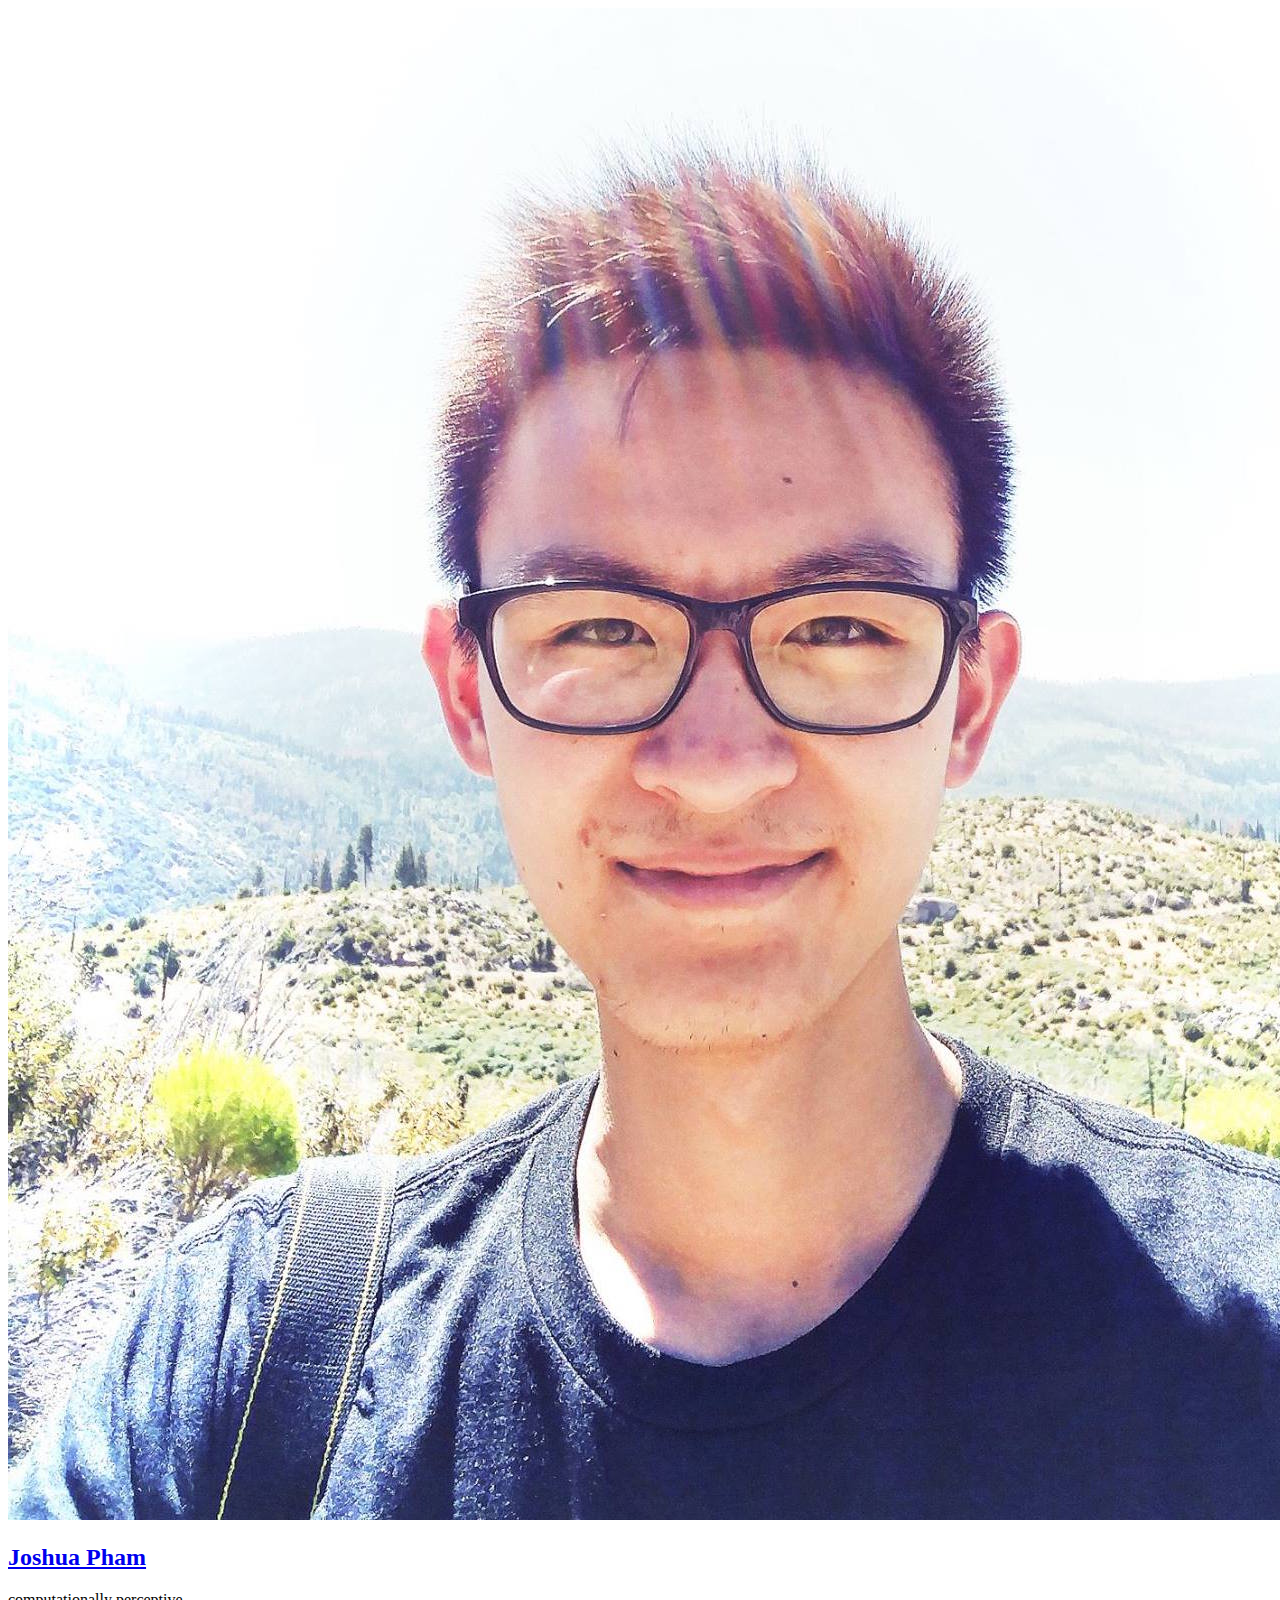
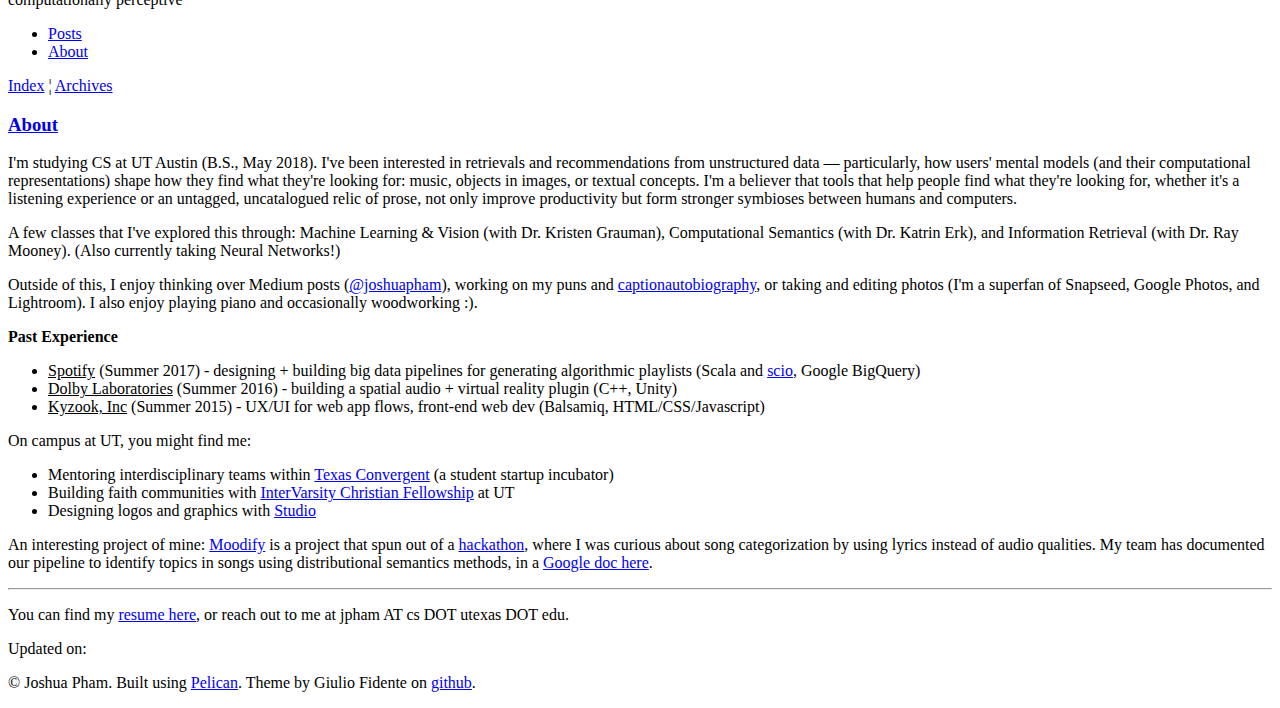
<file: index.html>
<!DOCTYPE html>
<html lang="en">

<head>
  <!-- ## for client-side less
  <link rel="stylesheet/less" type="text/css" href="https:/smerdy.github.io/theme/css/style.less">
  <script src="http://cdnjs.cloudflare.com/ajax/libs/less.js/1.7.3/less.min.js" type="text/javascript"></script>
  -->
  <link rel="stylesheet" type="text/css" href="https:/smerdy.github.io/theme/css/style.css">
  <link rel="stylesheet" type="text/css" href="https:/smerdy.github.io/theme/css/pygments.css">
  <link rel="stylesheet" type="text/css" href="//fonts.googleapis.com/css?family=PT+Sans|PT+Serif|PT+Mono">

  <meta charset="utf-8" />
  <meta name="viewport" content="width=device-width, initial-scale=1.0">
  <meta name="author" content="Joshua Pham">
  <meta name="description" content="Posts and writings by Joshua Pham">



  <title>
    Joshua Pham's blog
&ndash; About  </title>

  <script type="text/javascript">
  (function(i,s,o,g,r,a,m){i['GoogleAnalyticsObject']=r;i[r]=i[r]||function(){
  (i[r].q=i[r].q||[]).push(arguments)},i[r].l=1*new Date();a=s.createElement(o),
  m=s.getElementsByTagName(o)[0];a.async=1;a.src=g;m.parentNode.insertBefore(a,m)
  })(window,document,'script','https://www.google-analytics.com/analytics.js','ga');
  ga('create', 'UA-84680645-1', 'auto');
  ga('send', 'pageview');

</script>
</head>

<body>
  <aside>
    <div id="user_meta">
      <a href="https:/smerdy.github.io">
        <img src="resources/default.jpg" alt="logo">
      </a>
      <h2><a href="https:/smerdy.github.io">Joshua Pham</a></h2>
      <p>computationally perceptive</p>
      <ul>
        <li><a href="https:/smerdy.github.io/archives.html">Posts</a></li>
        <li><a href="https:/smerdy.github.io/">About</a></li>
      </ul>
    </div>
  </aside>

  <main>
    <header>
      <p>
      <a href="https:/smerdy.github.io">Index</a> &brvbar; <a href="https:/smerdy.github.io/archives.html">Archives</a>
      </p>
    </header>

<article>
  <div class="article_title">
    <h3><a href="https:/smerdy.github.io/">About</a></h3>
  </div>
  <div class="article_text">
    <p>I'm studying CS at UT Austin (B.S., May 2018). I've been interested in retrievals and recommendations from unstructured data — particularly, how users' mental models (and their computational representations) shape how they find what they're looking for: music, objects in images, or textual concepts. I'm a believer that tools that help people find what they're looking for, whether it's a listening experience or an untagged, uncatalogued relic of prose, not only improve productivity but form stronger symbioses between humans and computers.</p>
<p>A few classes that I've explored this through: Machine Learning &amp; Vision (with Dr. Kristen Grauman), Computational Semantics (with Dr. Katrin Erk), and Information Retrieval (with Dr. Ray Mooney). (Also currently taking Neural Networks!)</p>
<p>Outside of this, I enjoy thinking over Medium posts (<a href="medium.com/@joshuapham">@joshuapham</a>), working on my puns and <a href="https://www.instagram.com/opacitymahp/">captionautobiography</a>, or taking and editing photos (I'm a superfan of Snapseed, Google Photos, and Lightroom). I also enjoy playing piano and occasionally woodworking :).</p>
<p><strong>Past Experience</strong></p>
<ul>
<li><u>Spotify</u> (Summer 2017) - designing + building big data pipelines for generating algorithmic playlists (Scala and <a href="https://github.com/spotify/scio">scio</a>, Google BigQuery)</li>
<li><u>Dolby Laboratories</u> (Summer 2016) - building a spatial audio + virtual reality plugin (C++, Unity)</li>
<li><u>Kyzook, Inc</u> (Summer 2015) - UX/UI for web app flows, front-end web dev (Balsamiq, HTML/CSS/Javascript)</li>
</ul>
<p>On campus at UT, you might find me:</p>
<ul>
<li>Mentoring interdisciplinary teams within <a href="http://txconvergent.org">Texas Convergent</a> (a student startup incubator)</li>
<li>Building faith communities with <a href="https://intervarsity.org">InterVarsity Christian Fellowship</a> at UT</li>
<li>Designing logos and graphics with <a href="https://www.atxstudio.org">Studio</a></li>
</ul>
<p>An interesting project of mine: <a href="https://github.com/theCreedo/IndigitousMusicFinder">Moodify</a> is a project that spun out of a <a href="https://indigitous.org/#hack">hackathon</a>, where I was curious about song categorization by using lyrics instead of audio qualities. My team has documented our pipeline to identify topics in songs using distributional semantics methods, in a <a href="https://docs.google.com/document/d/1SsHBxV5uW9Nua9YWK0FhQR99E4dm15evlvtCADXgV5E/edit?usp=sharing">Google doc here</a>.</p>
<hr>
<p>You can find my <a href="https://www.dropbox.com/s/0534xodfpgqdt1s/Joshua%20Pham%20SWE%202017%20Resume.pdf?dl=0">resume here</a>, or reach out to me at jpham AT cs DOT utexas DOT edu.</p>
  </div>
  <div class="article_meta">
    <p>Updated on: </p>
  </div>
</article>


    <div id="ending_message">
      <p>&copy; Joshua Pham. Built using <a href="http://getpelican.com" target="_blank">Pelican</a>. Theme by Giulio Fidente on <a href="https://github.com/gfidente/pelican-svbhack" target="_blank">github</a>. </p>
    </div>
  </main>
</body>
</html>
</file>
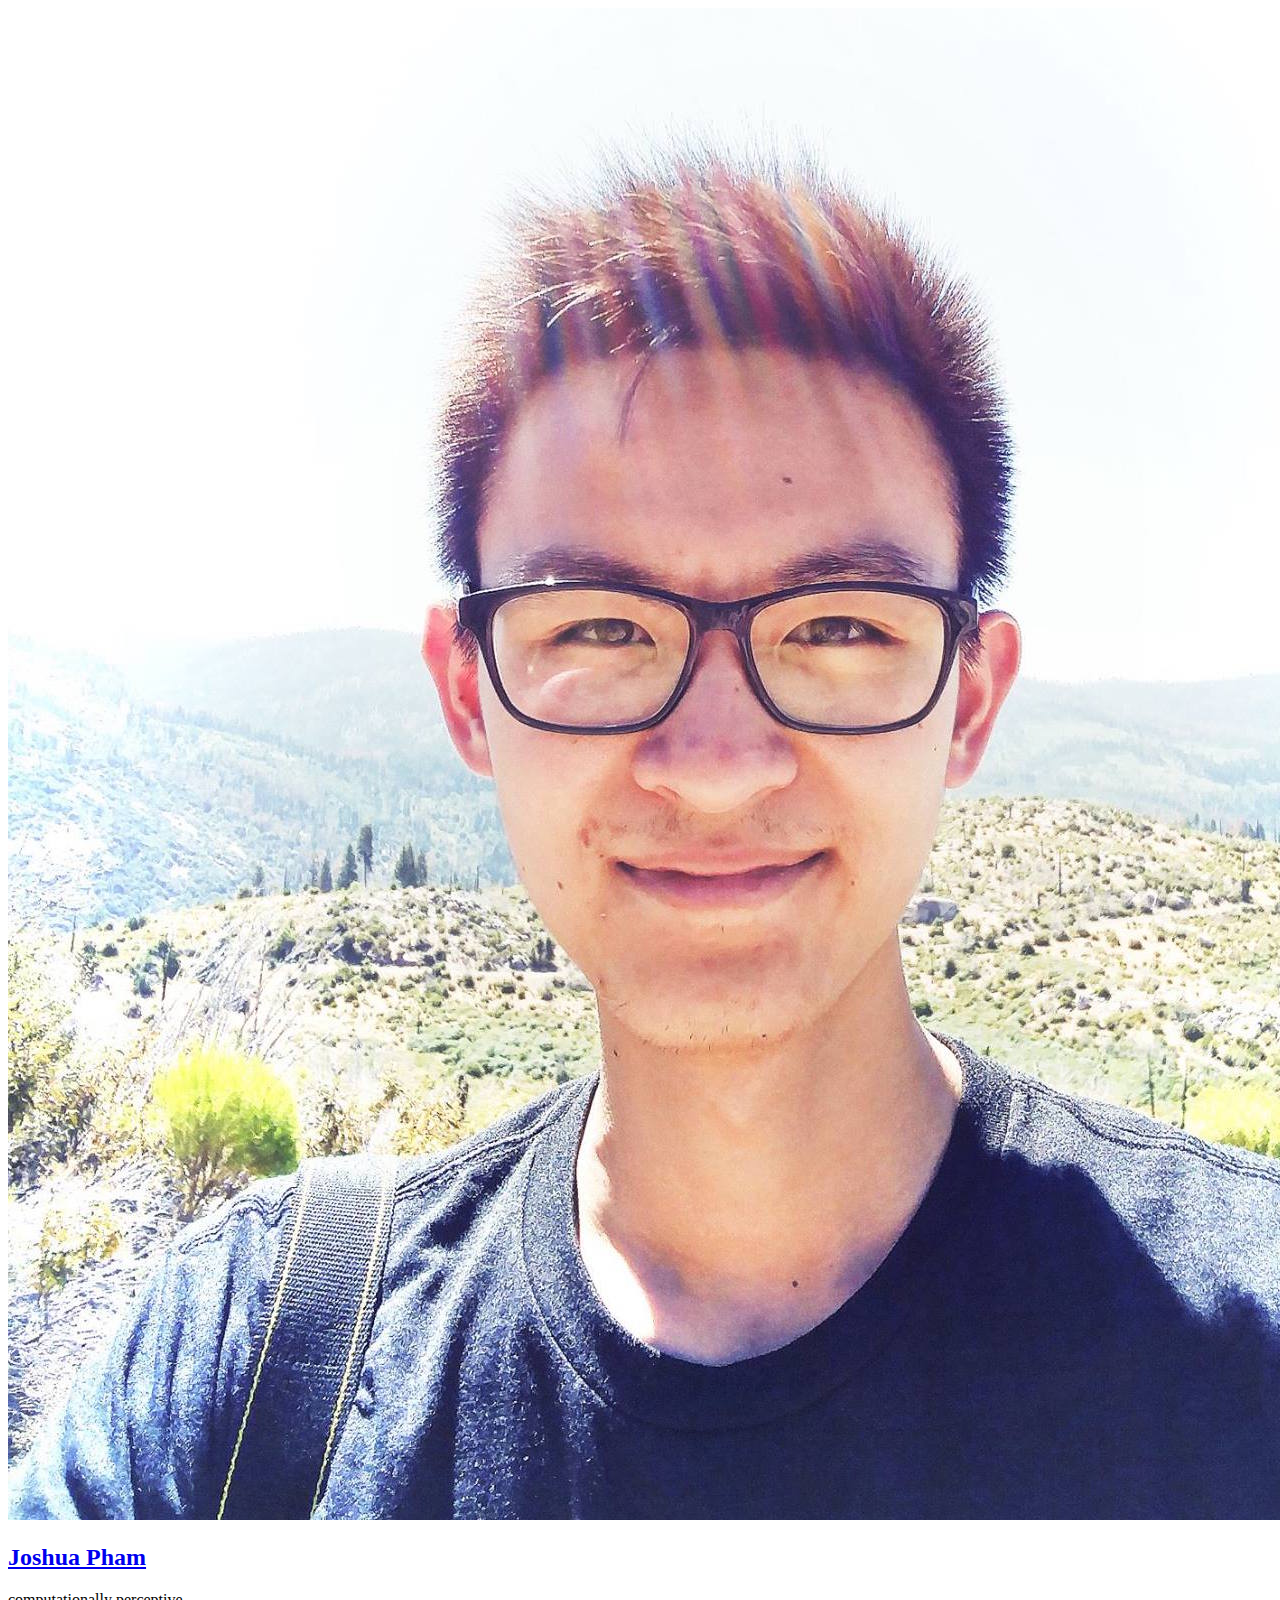
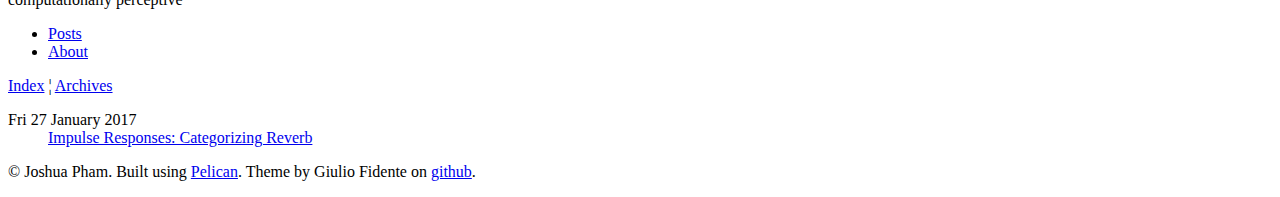
<file: archives.html>
<!DOCTYPE html>
<html lang="en">

<head>
  <!-- ## for client-side less
  <link rel="stylesheet/less" type="text/css" href="https:/smerdy.github.io/theme/css/style.less">
  <script src="http://cdnjs.cloudflare.com/ajax/libs/less.js/1.7.3/less.min.js" type="text/javascript"></script>
  -->
  <link rel="stylesheet" type="text/css" href="https:/smerdy.github.io/theme/css/style.css">
  <link rel="stylesheet" type="text/css" href="https:/smerdy.github.io/theme/css/pygments.css">
  <link rel="stylesheet" type="text/css" href="//fonts.googleapis.com/css?family=PT+Sans|PT+Serif|PT+Mono">

  <meta charset="utf-8" />
  <meta name="viewport" content="width=device-width, initial-scale=1.0">
  <meta name="author" content="Joshua Pham">
  <meta name="description" content="Posts and writings by Joshua Pham">



  <title>
    Joshua Pham's blog
&ndash; Archives  </title>

  <script type="text/javascript">
  (function(i,s,o,g,r,a,m){i['GoogleAnalyticsObject']=r;i[r]=i[r]||function(){
  (i[r].q=i[r].q||[]).push(arguments)},i[r].l=1*new Date();a=s.createElement(o),
  m=s.getElementsByTagName(o)[0];a.async=1;a.src=g;m.parentNode.insertBefore(a,m)
  })(window,document,'script','https://www.google-analytics.com/analytics.js','ga');
  ga('create', 'UA-84680645-1', 'auto');
  ga('send', 'pageview');

</script>
</head>

<body>
  <aside>
    <div id="user_meta">
      <a href="https:/smerdy.github.io">
        <img src="resources/default.jpg" alt="logo">
      </a>
      <h2><a href="https:/smerdy.github.io">Joshua Pham</a></h2>
      <p>computationally perceptive</p>
      <ul>
        <li><a href="https:/smerdy.github.io/archives.html">Posts</a></li>
        <li><a href="https:/smerdy.github.io/">About</a></li>
      </ul>
    </div>
  </aside>

  <main>
    <header>
      <p>
      <a href="https:/smerdy.github.io">Index</a> &brvbar; <a href="https:/smerdy.github.io/archives.html">Archives</a>
      </p>
    </header>

<article>
  <div class="article_text">
    <dl>
      <dt>Fri 27 January 2017</dt>
      <dd><a href="https:/smerdy.github.io/impulse-responses-categorizing-reverb.html">Impulse Responses: Categorizing Reverb</a></dd>
    </dl>
  </div>
</article>


    <div id="ending_message">
      <p>&copy; Joshua Pham. Built using <a href="http://getpelican.com" target="_blank">Pelican</a>. Theme by Giulio Fidente on <a href="https://github.com/gfidente/pelican-svbhack" target="_blank">github</a>. </p>
    </div>
  </main>
</body>
</html>
</file>
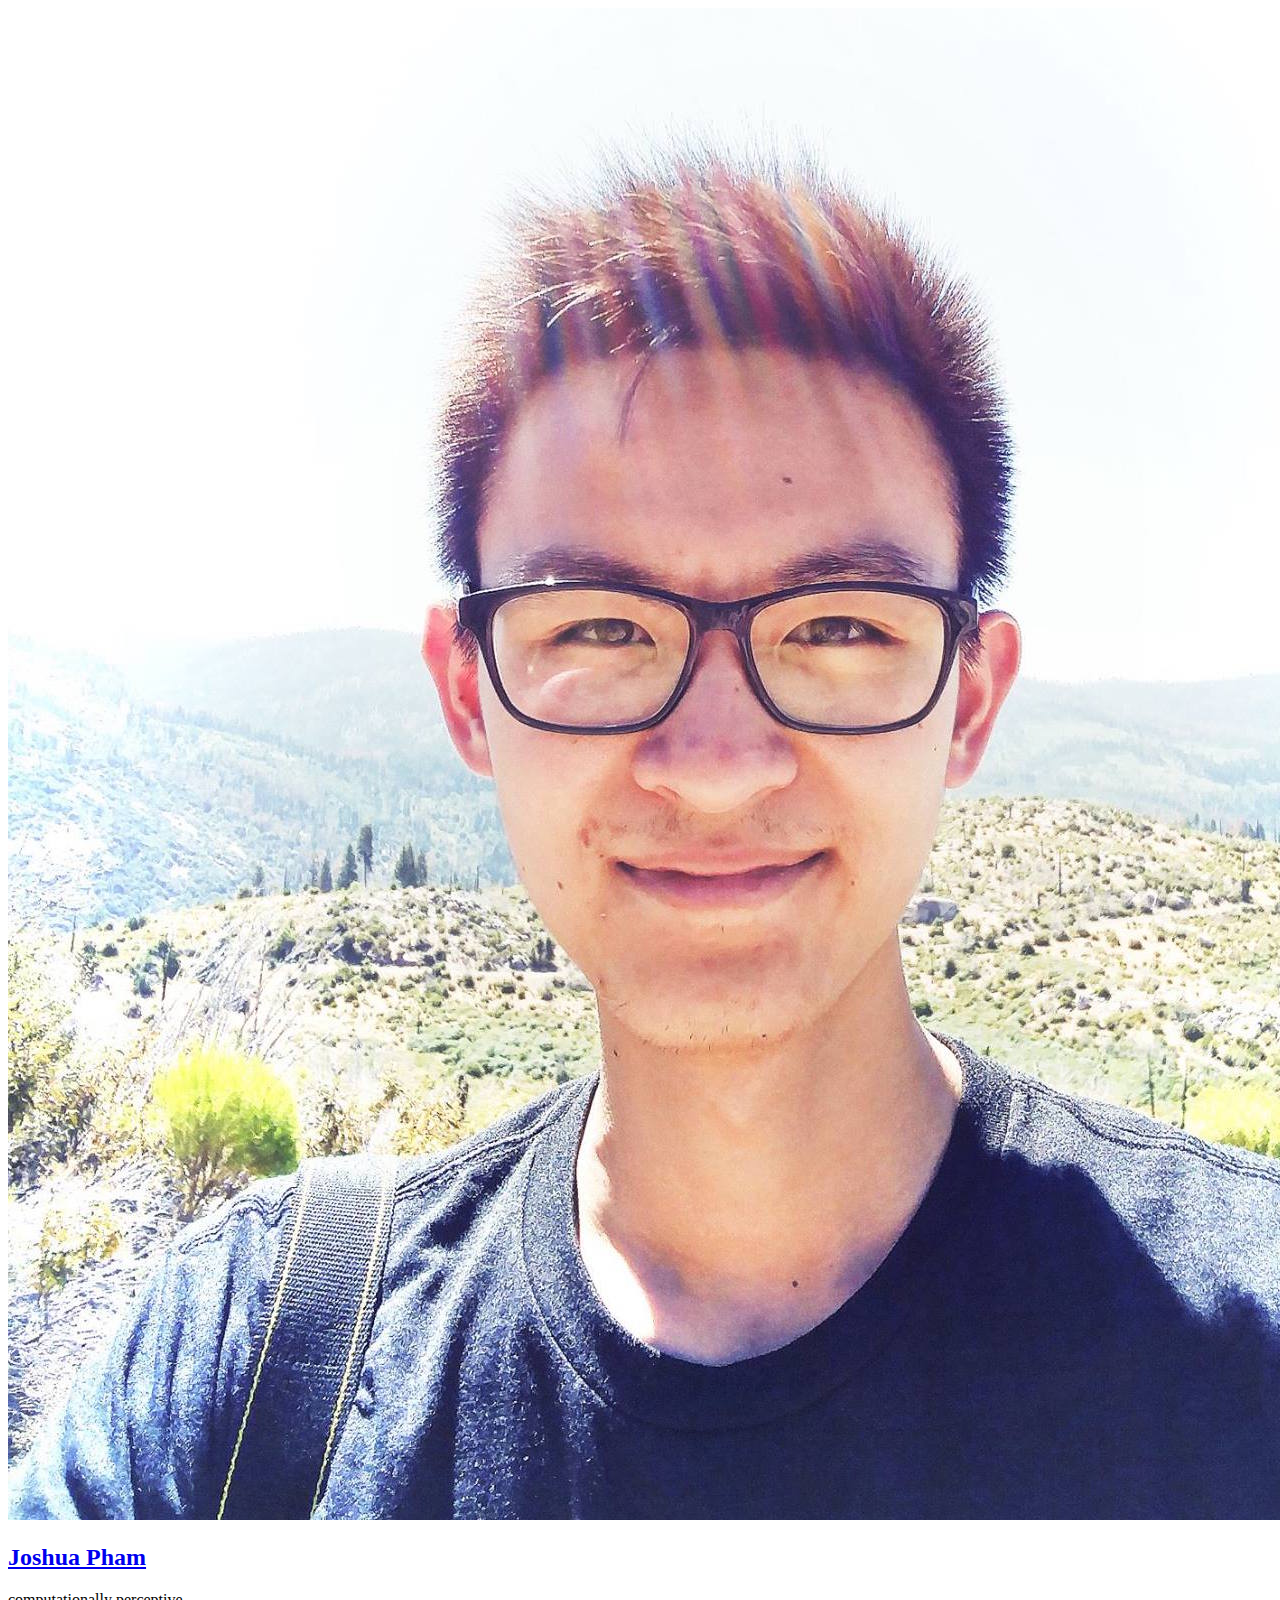
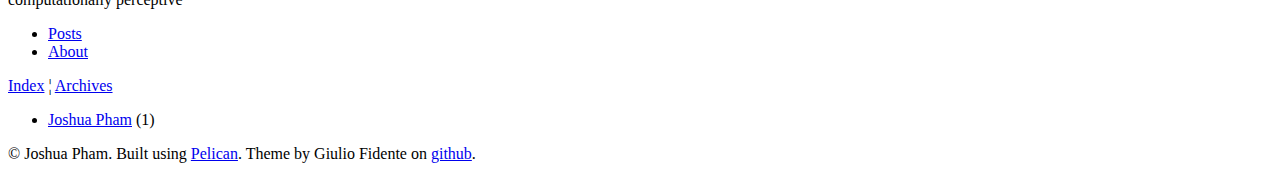
<file: authors.html>
<!DOCTYPE html>
<html lang="en">

<head>
  <!-- ## for client-side less
  <link rel="stylesheet/less" type="text/css" href="https:/smerdy.github.io/theme/css/style.less">
  <script src="http://cdnjs.cloudflare.com/ajax/libs/less.js/1.7.3/less.min.js" type="text/javascript"></script>
  -->
  <link rel="stylesheet" type="text/css" href="https:/smerdy.github.io/theme/css/style.css">
  <link rel="stylesheet" type="text/css" href="https:/smerdy.github.io/theme/css/pygments.css">
  <link rel="stylesheet" type="text/css" href="//fonts.googleapis.com/css?family=PT+Sans|PT+Serif|PT+Mono">

  <meta charset="utf-8" />
  <meta name="viewport" content="width=device-width, initial-scale=1.0">
  <meta name="author" content="Joshua Pham">
  <meta name="description" content="Posts and writings by Joshua Pham">



  <title>
    Joshua Pham's blog
&ndash; Authors  </title>

  <script type="text/javascript">
  (function(i,s,o,g,r,a,m){i['GoogleAnalyticsObject']=r;i[r]=i[r]||function(){
  (i[r].q=i[r].q||[]).push(arguments)},i[r].l=1*new Date();a=s.createElement(o),
  m=s.getElementsByTagName(o)[0];a.async=1;a.src=g;m.parentNode.insertBefore(a,m)
  })(window,document,'script','https://www.google-analytics.com/analytics.js','ga');
  ga('create', 'UA-84680645-1', 'auto');
  ga('send', 'pageview');

</script>
</head>

<body>
  <aside>
    <div id="user_meta">
      <a href="https:/smerdy.github.io">
        <img src="resources/default.jpg" alt="logo">
      </a>
      <h2><a href="https:/smerdy.github.io">Joshua Pham</a></h2>
      <p>computationally perceptive</p>
      <ul>
        <li><a href="https:/smerdy.github.io/archives.html">Posts</a></li>
        <li><a href="https:/smerdy.github.io/">About</a></li>
      </ul>
    </div>
  </aside>

  <main>
    <header>
      <p>
      <a href="https:/smerdy.github.io">Index</a> &brvbar; <a href="https:/smerdy.github.io/archives.html">Archives</a>
      </p>
    </header>

<article>
  <div class="article_text">
    <ul>
      <li><a href="https:/smerdy.github.io/author/joshua-pham.html">Joshua Pham</a> (1)</li>
    </ul>
  </div>
</article>


    <div id="ending_message">
      <p>&copy; Joshua Pham. Built using <a href="http://getpelican.com" target="_blank">Pelican</a>. Theme by Giulio Fidente on <a href="https://github.com/gfidente/pelican-svbhack" target="_blank">github</a>. </p>
    </div>
  </main>
</body>
</html>
</file>
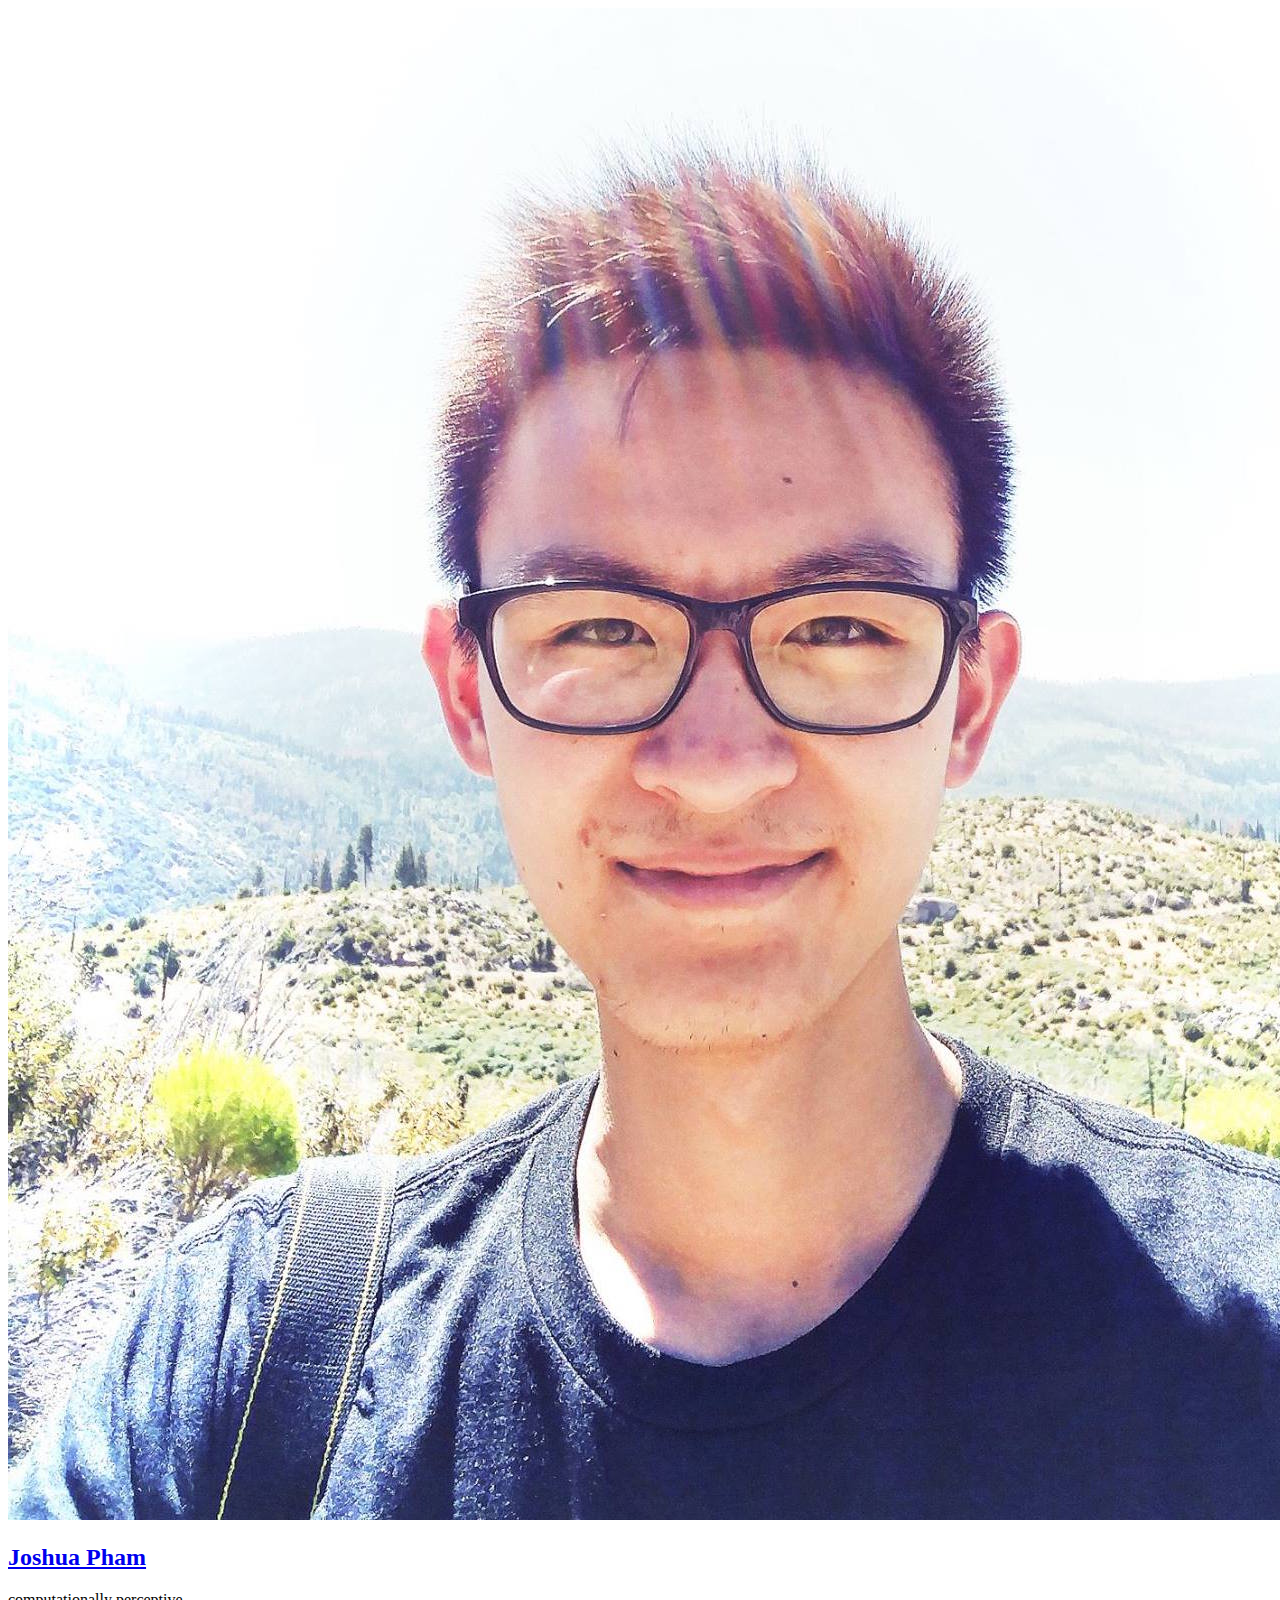
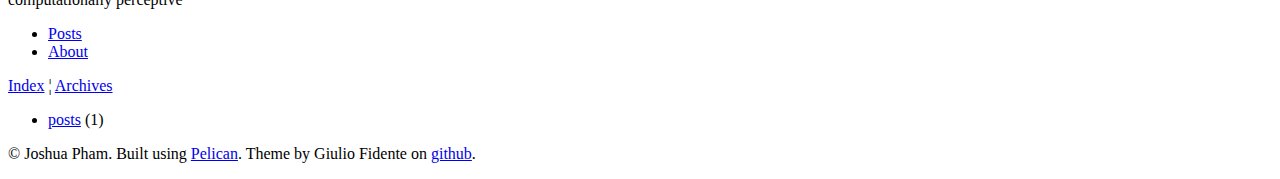
<file: categories.html>
<!DOCTYPE html>
<html lang="en">

<head>
  <!-- ## for client-side less
  <link rel="stylesheet/less" type="text/css" href="https:/smerdy.github.io/theme/css/style.less">
  <script src="http://cdnjs.cloudflare.com/ajax/libs/less.js/1.7.3/less.min.js" type="text/javascript"></script>
  -->
  <link rel="stylesheet" type="text/css" href="https:/smerdy.github.io/theme/css/style.css">
  <link rel="stylesheet" type="text/css" href="https:/smerdy.github.io/theme/css/pygments.css">
  <link rel="stylesheet" type="text/css" href="//fonts.googleapis.com/css?family=PT+Sans|PT+Serif|PT+Mono">

  <meta charset="utf-8" />
  <meta name="viewport" content="width=device-width, initial-scale=1.0">
  <meta name="author" content="Joshua Pham">
  <meta name="description" content="Posts and writings by Joshua Pham">



  <title>
    Joshua Pham's blog
&ndash; Categories  </title>

  <script type="text/javascript">
  (function(i,s,o,g,r,a,m){i['GoogleAnalyticsObject']=r;i[r]=i[r]||function(){
  (i[r].q=i[r].q||[]).push(arguments)},i[r].l=1*new Date();a=s.createElement(o),
  m=s.getElementsByTagName(o)[0];a.async=1;a.src=g;m.parentNode.insertBefore(a,m)
  })(window,document,'script','https://www.google-analytics.com/analytics.js','ga');
  ga('create', 'UA-84680645-1', 'auto');
  ga('send', 'pageview');

</script>
</head>

<body>
  <aside>
    <div id="user_meta">
      <a href="https:/smerdy.github.io">
        <img src="resources/default.jpg" alt="logo">
      </a>
      <h2><a href="https:/smerdy.github.io">Joshua Pham</a></h2>
      <p>computationally perceptive</p>
      <ul>
        <li><a href="https:/smerdy.github.io/archives.html">Posts</a></li>
        <li><a href="https:/smerdy.github.io/">About</a></li>
      </ul>
    </div>
  </aside>

  <main>
    <header>
      <p>
      <a href="https:/smerdy.github.io">Index</a> &brvbar; <a href="https:/smerdy.github.io/archives.html">Archives</a>
      </p>
    </header>

<article>
  <div class="article_text">
    <ul>
      <li><a href="https:/smerdy.github.io/category/posts.html">posts</a> (1)</li>
    </ul>
  </div>
</article>


    <div id="ending_message">
      <p>&copy; Joshua Pham. Built using <a href="http://getpelican.com" target="_blank">Pelican</a>. Theme by Giulio Fidente on <a href="https://github.com/gfidente/pelican-svbhack" target="_blank">github</a>. </p>
    </div>
  </main>
</body>
</html>
</file>
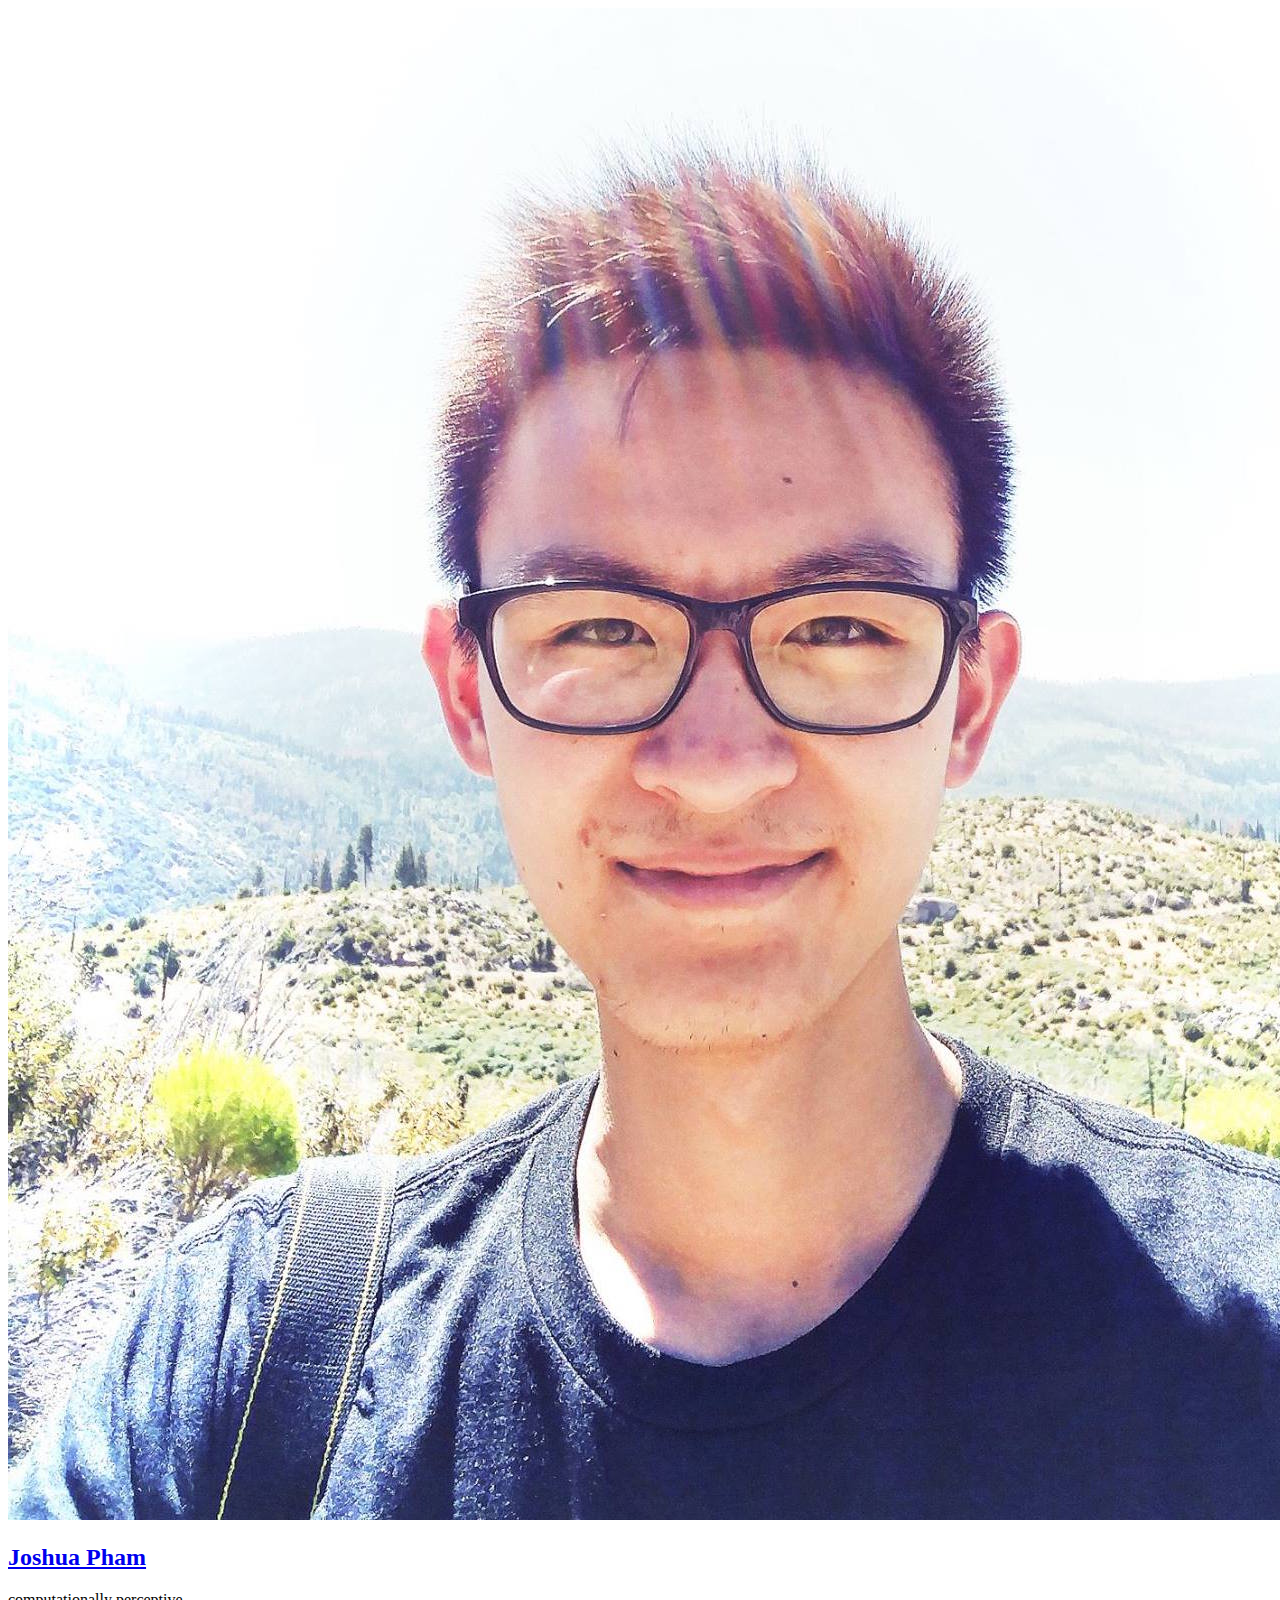
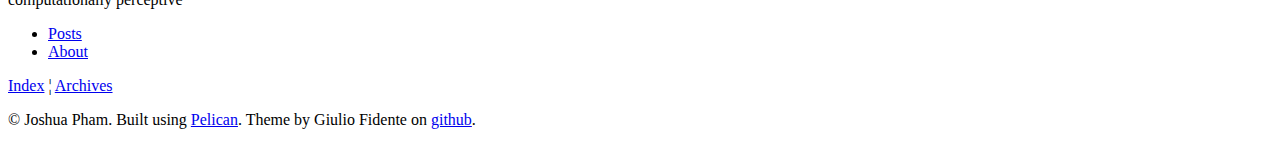
<file: tags.html>
<!DOCTYPE html>
<html lang="en">

<head>
  <!-- ## for client-side less
  <link rel="stylesheet/less" type="text/css" href="https:/smerdy.github.io/theme/css/style.less">
  <script src="http://cdnjs.cloudflare.com/ajax/libs/less.js/1.7.3/less.min.js" type="text/javascript"></script>
  -->
  <link rel="stylesheet" type="text/css" href="https:/smerdy.github.io/theme/css/style.css">
  <link rel="stylesheet" type="text/css" href="https:/smerdy.github.io/theme/css/pygments.css">
  <link rel="stylesheet" type="text/css" href="//fonts.googleapis.com/css?family=PT+Sans|PT+Serif|PT+Mono">

  <meta charset="utf-8" />
  <meta name="viewport" content="width=device-width, initial-scale=1.0">
  <meta name="author" content="Joshua Pham">
  <meta name="description" content="Posts and writings by Joshua Pham">



  <title>
    Joshua Pham's blog
&ndash; Tags  </title>

  <script type="text/javascript">
  (function(i,s,o,g,r,a,m){i['GoogleAnalyticsObject']=r;i[r]=i[r]||function(){
  (i[r].q=i[r].q||[]).push(arguments)},i[r].l=1*new Date();a=s.createElement(o),
  m=s.getElementsByTagName(o)[0];a.async=1;a.src=g;m.parentNode.insertBefore(a,m)
  })(window,document,'script','https://www.google-analytics.com/analytics.js','ga');
  ga('create', 'UA-84680645-1', 'auto');
  ga('send', 'pageview');

</script>
</head>

<body>
  <aside>
    <div id="user_meta">
      <a href="https:/smerdy.github.io">
        <img src="resources/default.jpg" alt="logo">
      </a>
      <h2><a href="https:/smerdy.github.io">Joshua Pham</a></h2>
      <p>computationally perceptive</p>
      <ul>
        <li><a href="https:/smerdy.github.io/archives.html">Posts</a></li>
        <li><a href="https:/smerdy.github.io/">About</a></li>
      </ul>
    </div>
  </aside>

  <main>
    <header>
      <p>
      <a href="https:/smerdy.github.io">Index</a> &brvbar; <a href="https:/smerdy.github.io/archives.html">Archives</a>
      </p>
    </header>

<article>
  <div class="article_text">
    <ul>    </ul>
  </div>
</article>


    <div id="ending_message">
      <p>&copy; Joshua Pham. Built using <a href="http://getpelican.com" target="_blank">Pelican</a>. Theme by Giulio Fidente on <a href="https://github.com/gfidente/pelican-svbhack" target="_blank">github</a>. </p>
    </div>
  </main>
</body>
</html>
</file>
